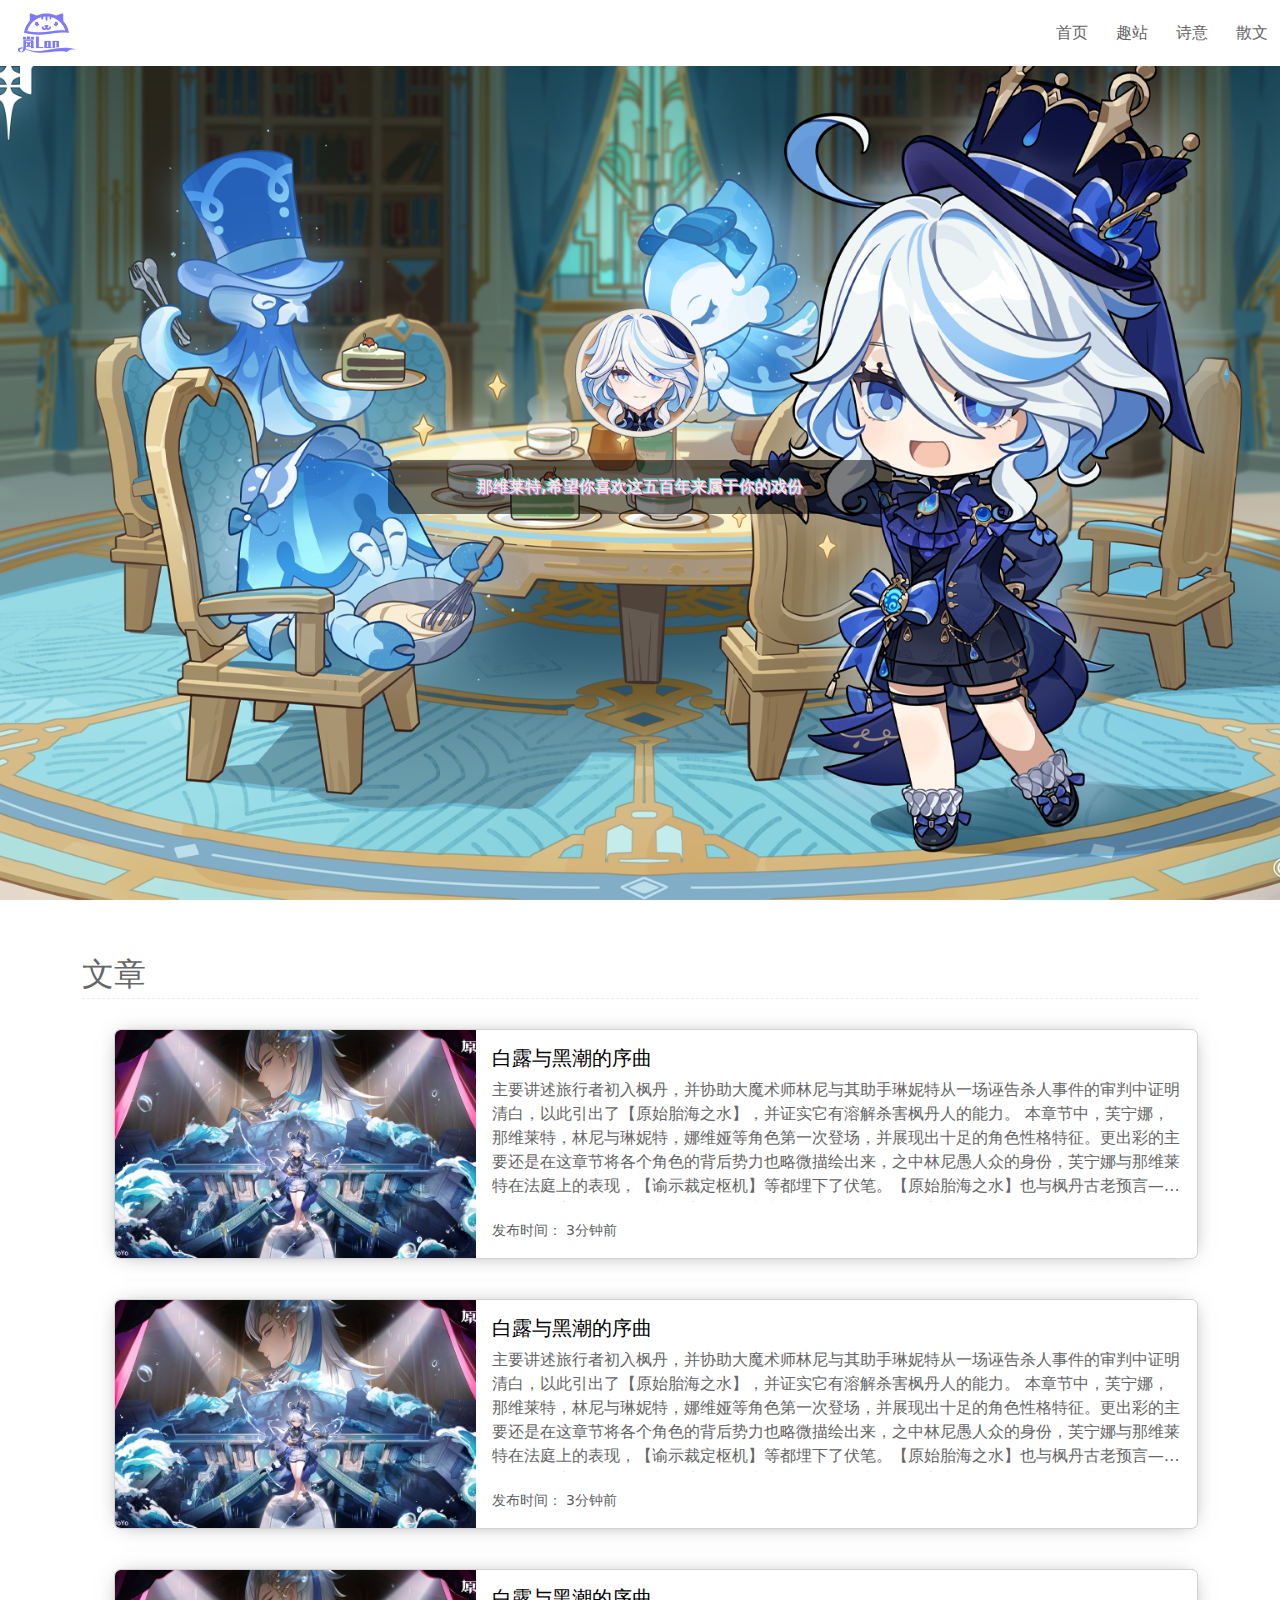
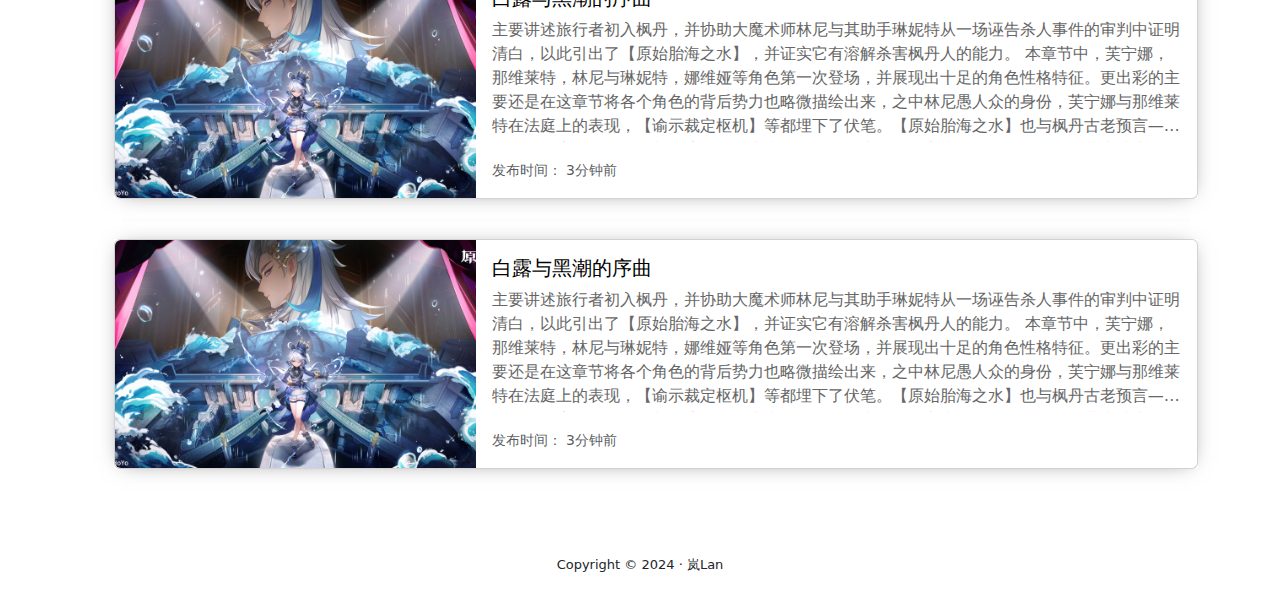
<file: index.html>
<!DOCTYPE html>
<html lang="en">
<head>
  <meta charset="UTF-8">
  <meta name="viewport" content="width=device-width, initial-scale=1.0">
  <title>首页</title>
  
  <link rel="stylesheet" href="./css/bootstrap.min.css">
  <link rel="stylesheet" href="./css/index.css">
  <script src="./js/bootstrap.min.js"></script>
</head>
<body>
  <!-- 顶部导航 -->
  <nav class="navbar navbar-expand-lg bg-body-tertiary fixed-top">
    <div class="container-fluid">
      <a class="navbar-brand" href="./index.html">
        <img src="./images/test.png" alt="">
      </a>
      <button class="navbar-toggler" type="button" data-bs-toggle="collapse" data-bs-target="#navbarSupportedContent" aria-controls="navbarSupportedContent" aria-expanded="false" aria-label="Toggle navigation">
        <span class="navbar-toggler-icon"></span>
      </button>
      <div class="collapse navbar-collapse" id="navbarSupportedContent">
        <ul class="navbar-nav me-auto mb-2 mb-lg-0">
          <li class="nav-item">
            <a class="nav-link" aria-current="page" href="./index.html">首页</a>
          </li>
          <li class="nav-item">
            <a class="nav-link" href="#">趣站</a>
          </li>
          <li class="nav-item">
            <a class="nav-link" href="#">诗意</a>
          </li>
          <li class="nav-item">
            <a class="nav-link" href="#">散文</a>
          </li>
        </ul>
      </div>
    </div>
  </nav>
  <!-- 个人信息 -->
  <div class="headertop">
   <div class="focusinfo">
    <div class="header">
      <a href="#">
        <img src="./uploads/tx.png" alt="">
      </a>
    </div>
    <div class="text-center">
      <p>那维莱特,希望你喜欢这五百年来属于你的戏份</p>
    </div>
    <div class="footer"></div>
   </div>
  </div>
  <!-- 内容区 -->
   <div class="container content-body">
    <h2 class="title">文章</h2>
    <ul class="charlist">
      <li>
        <a href="./html/detail.html" target="_blank">
          <div class="card col-12">
            <div class="row g-0">
              <div class="image col-md-4">
                <img src="./images/ys_zrwb.jfif" class="img-fluid rounded-start" alt="...">
              </div>
              <div class="col-md-8">
                <div class="card-body">
                  <h5 class="card-title">白露与黑潮的序曲</h5>
                  <p class="card-text card-content">
                    主要讲述旅行者初入枫丹，并协助大魔术师林尼与其助手琳妮特从一场诬告杀人事件的审判中证明清白，以此引出了【原始胎海之水】，并证实它有溶解杀害枫丹人的能力。
	本章节中，芙宁娜，那维莱特，林尼与琳妮特，娜维娅等角色第一次登场，并展现出十足的角色性格特征。更出彩的主要还是在这章节将各个角色的背后势力也略微描绘出来，之中林尼愚人众的身份，芙宁娜与那维莱特在法庭上的表现，【谕示裁定枢机】等都埋下了伏笔。【原始胎海之水】也与枫丹古老预言——海平面会上升，枫丹人都会溶解在海水中——连接起来，使预言中提到的枫丹人的罪孽也成为一个值得思考的点。 
                  </p>
                  <p class="card-text"><small class="text-muted">发布时间： 3分钟前</small></p>
                </div>
              </div>
            </div>
          </div>
        </a>
      </li>
      <li>
        <a href="./html/detail.html" target="_blank">
          <div class="card col-12">
            <div class="row g-0">
              <div class="image col-md-4">
                <img src="./images/ys_zrwb.jfif" class="img-fluid rounded-start" alt="...">
              </div>
              <div class="col-md-8">
                <div class="card-body">
                  <h5 class="card-title">白露与黑潮的序曲</h5>
                  <p class="card-text card-content">
                    主要讲述旅行者初入枫丹，并协助大魔术师林尼与其助手琳妮特从一场诬告杀人事件的审判中证明清白，以此引出了【原始胎海之水】，并证实它有溶解杀害枫丹人的能力。
	本章节中，芙宁娜，那维莱特，林尼与琳妮特，娜维娅等角色第一次登场，并展现出十足的角色性格特征。更出彩的主要还是在这章节将各个角色的背后势力也略微描绘出来，之中林尼愚人众的身份，芙宁娜与那维莱特在法庭上的表现，【谕示裁定枢机】等都埋下了伏笔。【原始胎海之水】也与枫丹古老预言——海平面会上升，枫丹人都会溶解在海水中——连接起来，使预言中提到的枫丹人的罪孽也成为一个值得思考的点。 
                  </p>
                  <p class="card-text"><small class="text-muted">发布时间： 3分钟前</small></p>
                </div>
              </div>
            </div>
          </div>
        </a>
      </li>
      <li>
        <a href="./html/detail.html" target="_blank">
          <div class="card col-12">
            <div class="row g-0">
              <div class="image col-md-4">
                <img src="./images/ys_zrwb.jfif" class="img-fluid rounded-start" alt="...">
              </div>
              <div class="col-md-8">
                <div class="card-body">
                  <h5 class="card-title">白露与黑潮的序曲</h5>
                  <p class="card-text card-content">
                    主要讲述旅行者初入枫丹，并协助大魔术师林尼与其助手琳妮特从一场诬告杀人事件的审判中证明清白，以此引出了【原始胎海之水】，并证实它有溶解杀害枫丹人的能力。
	本章节中，芙宁娜，那维莱特，林尼与琳妮特，娜维娅等角色第一次登场，并展现出十足的角色性格特征。更出彩的主要还是在这章节将各个角色的背后势力也略微描绘出来，之中林尼愚人众的身份，芙宁娜与那维莱特在法庭上的表现，【谕示裁定枢机】等都埋下了伏笔。【原始胎海之水】也与枫丹古老预言——海平面会上升，枫丹人都会溶解在海水中——连接起来，使预言中提到的枫丹人的罪孽也成为一个值得思考的点。 
                  </p>
                  <p class="card-text"><small class="text-muted">发布时间： 3分钟前</small></p>
                </div>
              </div>
            </div>
          </div>
        </a>
      </li>
      <li>
        <a href="./html/detail.html" target="_blank">
          <div class="card col-12">
            <div class="row g-0">
              <div class="image col-md-4">
                <img src="./images/ys_zrwb.jfif" class="img-fluid rounded-start" alt="...">
              </div>
              <div class="col-md-8">
                <div class="card-body">
                  <h5 class="card-title">白露与黑潮的序曲</h5>
                  <p class="card-text card-content">
                    主要讲述旅行者初入枫丹，并协助大魔术师林尼与其助手琳妮特从一场诬告杀人事件的审判中证明清白，以此引出了【原始胎海之水】，并证实它有溶解杀害枫丹人的能力。
	本章节中，芙宁娜，那维莱特，林尼与琳妮特，娜维娅等角色第一次登场，并展现出十足的角色性格特征。更出彩的主要还是在这章节将各个角色的背后势力也略微描绘出来，之中林尼愚人众的身份，芙宁娜与那维莱特在法庭上的表现，【谕示裁定枢机】等都埋下了伏笔。【原始胎海之水】也与枫丹古老预言——海平面会上升，枫丹人都会溶解在海水中——连接起来，使预言中提到的枫丹人的罪孽也成为一个值得思考的点。 
                  </p>
                  <p class="card-text"><small class="text-muted">发布时间： 3分钟前</small></p>
                </div>
              </div>
            </div>
          </div>
        </a>
      </li>
    </ul>
   </div>

   <!-- 底部 -->
    <div class="footer">
      <div class="container">
        <p>
          Copyright © 2024 · 岚Lan 
        </p>
      </div>
    </div>
</body>
</html>
</file>
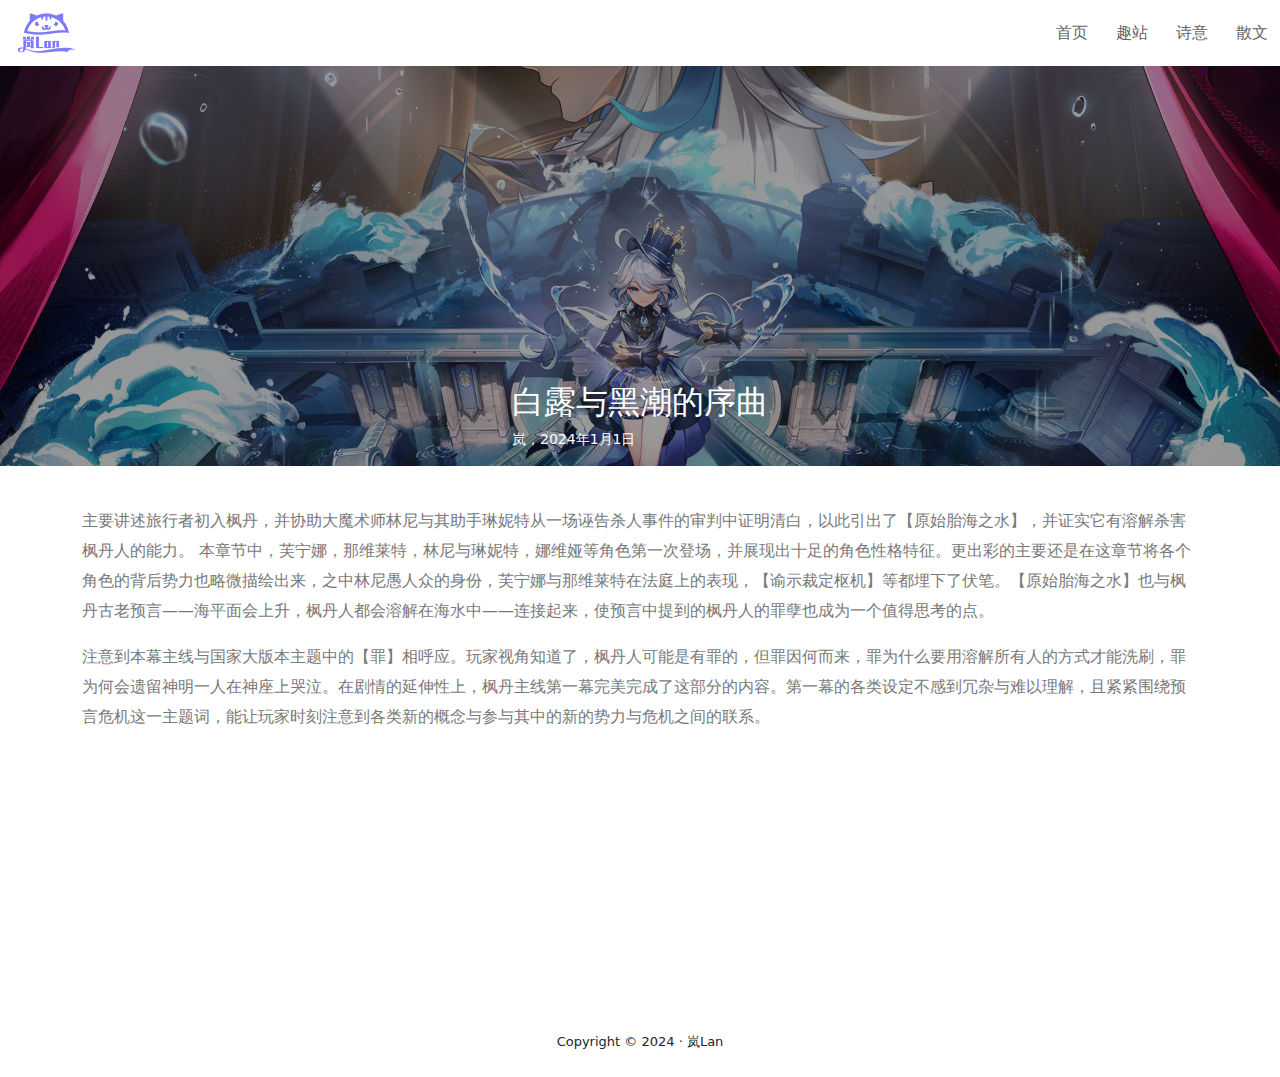
<file: html/detail.html>
<!DOCTYPE html>
<html lang="en">
<head>
  <meta charset="UTF-8">
  <meta name="viewport" content="width=device-width, initial-scale=1.0">
  <title>标题</title>
  <link rel="stylesheet" href="../css/bootstrap.min.css">
  <link rel="stylesheet" href="../css/detail.css">
  <script src="../js/bootstrap.min.js"></script>
</head>
<body>
  <!-- 顶部导航 -->
  <nav class="navbar navbar-expand-lg bg-body-tertiary">
    <div class="container-fluid">
      <a class="navbar-brand" href="../index.html">
        <img src="../images/test.png" alt="">
      </a>
      <button class="navbar-toggler" type="button" data-bs-toggle="collapse" data-bs-target="#navbarSupportedContent" aria-controls="navbarSupportedContent" aria-expanded="false" aria-label="Toggle navigation">
        <span class="navbar-toggler-icon"></span>
      </button>
      <div class="collapse navbar-collapse" id="navbarSupportedContent">
        <ul class="navbar-nav me-auto mb-2 mb-lg-0">
          <li class="nav-item">
            <a class="nav-link" aria-current="page" href="../index.html">首页</a>
          </li>
          <li class="nav-item">
            <a class="nav-link" href="#">趣站</a>
          </li>
          <li class="nav-item">
            <a class="nav-link" href="#">诗意</a>
          </li>
          <li class="nav-item">
            <a class="nav-link" href="#">散文</a>
          </li>
        </ul>
      </div>
    </div>
  </nav>

  <!-- 标题 -->
   <div class="head-title">
    <div class="mark"></div>
    <div class="txt">
      <h1>
        白露与黑潮的序曲
      </h1>
      <p>岚，2024年1月1日</p>
    </div>
   </div>
   <!-- 文章内容 -->
    <div class="content-body container">
      <div class="render">
        <p>
          主要讲述旅行者初入枫丹，并协助大魔术师林尼与其助手琳妮特从一场诬告杀人事件的审判中证明清白，以此引出了【原始胎海之水】，并证实它有溶解杀害枫丹人的能力。
	本章节中，芙宁娜，那维莱特，林尼与琳妮特，娜维娅等角色第一次登场，并展现出十足的角色性格特征。更出彩的主要还是在这章节将各个角色的背后势力也略微描绘出来，之中林尼愚人众的身份，芙宁娜与那维莱特在法庭上的表现，【谕示裁定枢机】等都埋下了伏笔。【原始胎海之水】也与枫丹古老预言——海平面会上升，枫丹人都会溶解在海水中——连接起来，使预言中提到的枫丹人的罪孽也成为一个值得思考的点。 
        </p>
        <p>
          注意到本幕主线与国家大版本主题中的【罪】相呼应。玩家视角知道了，枫丹人可能是有罪的，但罪因何而来，罪为什么要用溶解所有人的方式才能洗刷，罪为何会遗留神明一人在神座上哭泣。在剧情的延伸性上，枫丹主线第一幕完美完成了这部分的内容。第一幕的各类设定不感到冗杂与难以理解，且紧紧围绕预言危机这一主题词，能让玩家时刻注意到各类新的概念与参与其中的新的势力与危机之间的联系。
        </p>
        
      </div>
    </div>
    <!-- 底部 -->
    <div class="footer">
      <div class="container">
        <p>
          Copyright © 2024 · 岚Lan 
        </p>
      </div>
    </div>
</body>
  <script>
    window.addEventListener('scroll', function () {
      // 滚动固定顶部导航
      document.documentElement.scrollTop ? document.querySelector('.bg-body-tertiary').classList.add('fixed-top') : document.querySelector('.bg-body-tertiary').classList.remove('fixed-top')     
    })
  </script>
</html>
</file>
<file: css/index.css>
* {
  margin: 0;
  padding: 0;
}
li {
  list-style: none;
}
a {
  text-decoration: none;
  color: #666;
}
.bg-body-tertiary {
  background-color: transparent !important;
  transition: all 0.4s;
}
.bg-body-tertiary .navbar-brand {
  display: inline-block;
  margin-left: 6px;
}
.bg-body-tertiary .navbar-brand img {
  height: 40px;
}
.bg-body-tertiary .navbar-collapse {
  flex-grow: 0;
}
.bg-body-tertiary .navbar-collapse .nav-item {
  margin-left: 28px;
}
.bg-body-tertiary .navbar-collapse .nav-item .nav-link {
  display: block;
  padding: 10px 0;
  position: relative;
  color: #666;
}
.bg-body-tertiary .navbar-collapse .nav-item .nav-link:visited {
  color: #666;
}
.bg-body-tertiary .navbar-collapse .nav-item .nav-link:hover {
  color: #FE9600;
}
.bg-body-tertiary a {
  color: #ccc;
}
.bg-body-tertiary:hover {
  background-color: #fff !important;
}
@media (min-width: 992px) {
  .navbar-collapse .nav-link::after {
    content: "";
    display: block;
    position: absolute;
    left: 0px;
    bottom: -11px;
    width: 0;
    height: 6px;
    background-color: #FE9600;
    transition: all 0.25s ease-in-out;
  }
  .navbar-collapse .nav-link:hover::after {
    width: 100%;
  }
}
.footer {
  margin-top: 3.75rem;
  padding: 2%;
}
.footer p {
  margin: 0;
  text-align: center;
  font-size: 13px;
}
::-webkit-scrollbar {
  width: 6px;
  height: 6px;
  background-color: #eee;
}
::-webkit-scrollbar-thumb {
  background: #FE9600;
}
.headertop {
  position: relative;
  height: 100vh;
  background: url(../images/ys_fnn.png) no-repeat center top / cover fixed;
}
.headertop .focusinfo {
  position: absolute;
  width: 800px;
  height: 284px;
  left: 50%;
  top: 50%;
  transform: translate(-50%, -50%);
  z-index: 1000;
  text-align: center;
}
.headertop .focusinfo .header a {
  margin: 0 auto;
  width: 130px;
  height: 130px;
  display: inline-block;
  cursor: auto;
  transition: all 0.8s;
}
.headertop .focusinfo .header a img {
  width: 100%;
  border-radius: 130px;
}
.headertop .focusinfo .header a:hover {
  transform: rotate(360deg);
}
.headertop .focusinfo .text-center {
  margin: 0 auto;
  margin-top: 22px;
  padding: 15px;
  width: 63%;
  color: #EAEADF;
  font-size: 16px;
  background: rgba(0, 0, 0, 0.5);
  border-radius: 10px;
}
.headertop .focusinfo .text-center p {
  margin: 0;
  font-weight: 700;
  text-shadow: 0.9px 0.9px 0px rgba(255, 111, 237, 0.85), 0.5px -0.5px 0px #000000, -0.9px -0.9px 0px rgba(50, 255, 243, 0.79);
}
.content-body {
  margin-top: 55px;
}
.content-body .title {
  padding-bottom: 0.3125rem;
  margin-bottom: 1.875rem;
  font-size: 2rem;
  font-weight: 400;
  border-bottom: 1px dashed #ECECEC;
  color: #666;
}
.content-body .charlist li {
  margin-bottom: 2.5rem;
  box-shadow: 0 1px 20px -8px rgba(0, 0, 0, 0.5);
}
.content-body .charlist li .image {
  overflow: hidden;
}
.content-body .charlist li .image img {
  width: 100%;
  height: 100%;
  object-fit: cover;
  transition: all 0.4s;
}
.content-body .charlist li .card-body .card-title {
  color: #000;
}
.content-body .charlist li .card-body .card-content {
  display: -webkit-box;
  -webkit-box-orient: vertical;
  -webkit-line-clamp: 5;
  height: 7.75rem;
  overflow: hidden;
}
.content-body .charlist li:hover img {
  transform: scale(1.2);
}
@media (max-width: 860px) {
  .focusinfo {
    display: none;
  }
}
</file>
<file: css/detail.css>
* {
  margin: 0;
  padding: 0;
}
li {
  list-style: none;
}
a {
  text-decoration: none;
  color: #666;
}
.bg-body-tertiary {
  background-color: transparent !important;
  transition: all 0.4s;
}
.bg-body-tertiary .navbar-brand {
  display: inline-block;
  margin-left: 6px;
}
.bg-body-tertiary .navbar-brand img {
  height: 40px;
}
.bg-body-tertiary .navbar-collapse {
  flex-grow: 0;
}
.bg-body-tertiary .navbar-collapse .nav-item {
  margin-left: 28px;
}
.bg-body-tertiary .navbar-collapse .nav-item .nav-link {
  display: block;
  padding: 10px 0;
  position: relative;
  color: #666;
}
.bg-body-tertiary .navbar-collapse .nav-item .nav-link:visited {
  color: #666;
}
.bg-body-tertiary .navbar-collapse .nav-item .nav-link:hover {
  color: #FE9600;
}
.bg-body-tertiary a {
  color: #ccc;
}
.bg-body-tertiary:hover {
  background-color: #fff !important;
}
@media (min-width: 992px) {
  .navbar-collapse .nav-link::after {
    content: "";
    display: block;
    position: absolute;
    left: 0px;
    bottom: -11px;
    width: 0;
    height: 6px;
    background-color: #FE9600;
    transition: all 0.25s ease-in-out;
  }
  .navbar-collapse .nav-link:hover::after {
    width: 100%;
  }
}
.footer {
  margin-top: 3.75rem;
  padding: 2%;
}
.footer p {
  margin: 0;
  text-align: center;
  font-size: 13px;
}
::-webkit-scrollbar {
  width: 6px;
  height: 6px;
  background-color: #eee;
}
::-webkit-scrollbar-thumb {
  background: #FE9600;
}
.body {
  background-color: #f0f1f5;
}
.head-title {
  position: relative;
  height: 25rem;
  background: url(../images/ys_zrwb.jfif) no-repeat center center / cover;
}
.head-title .mark {
  position: absolute;
  left: 0;
  top: 0;
  right: 0;
  bottom: 0;
  height: 25rem;
  background-color: rgba(0, 0, 0, 0.4);
}
.head-title .txt {
  position: absolute;
  left: 50%;
  bottom: 0;
  max-width: 800px;
  color: #fff;
  transform: translateX(-50%);
}
.head-title .txt h1 {
  font-size: 32px;
}
.head-title .txt p {
  font-size: 14px;
}
.content-body {
  padding-top: 40px;
  min-height: 480px;
}
.content-body .render {
  color: #797979;
  line-height: 30px;
}
</file>
